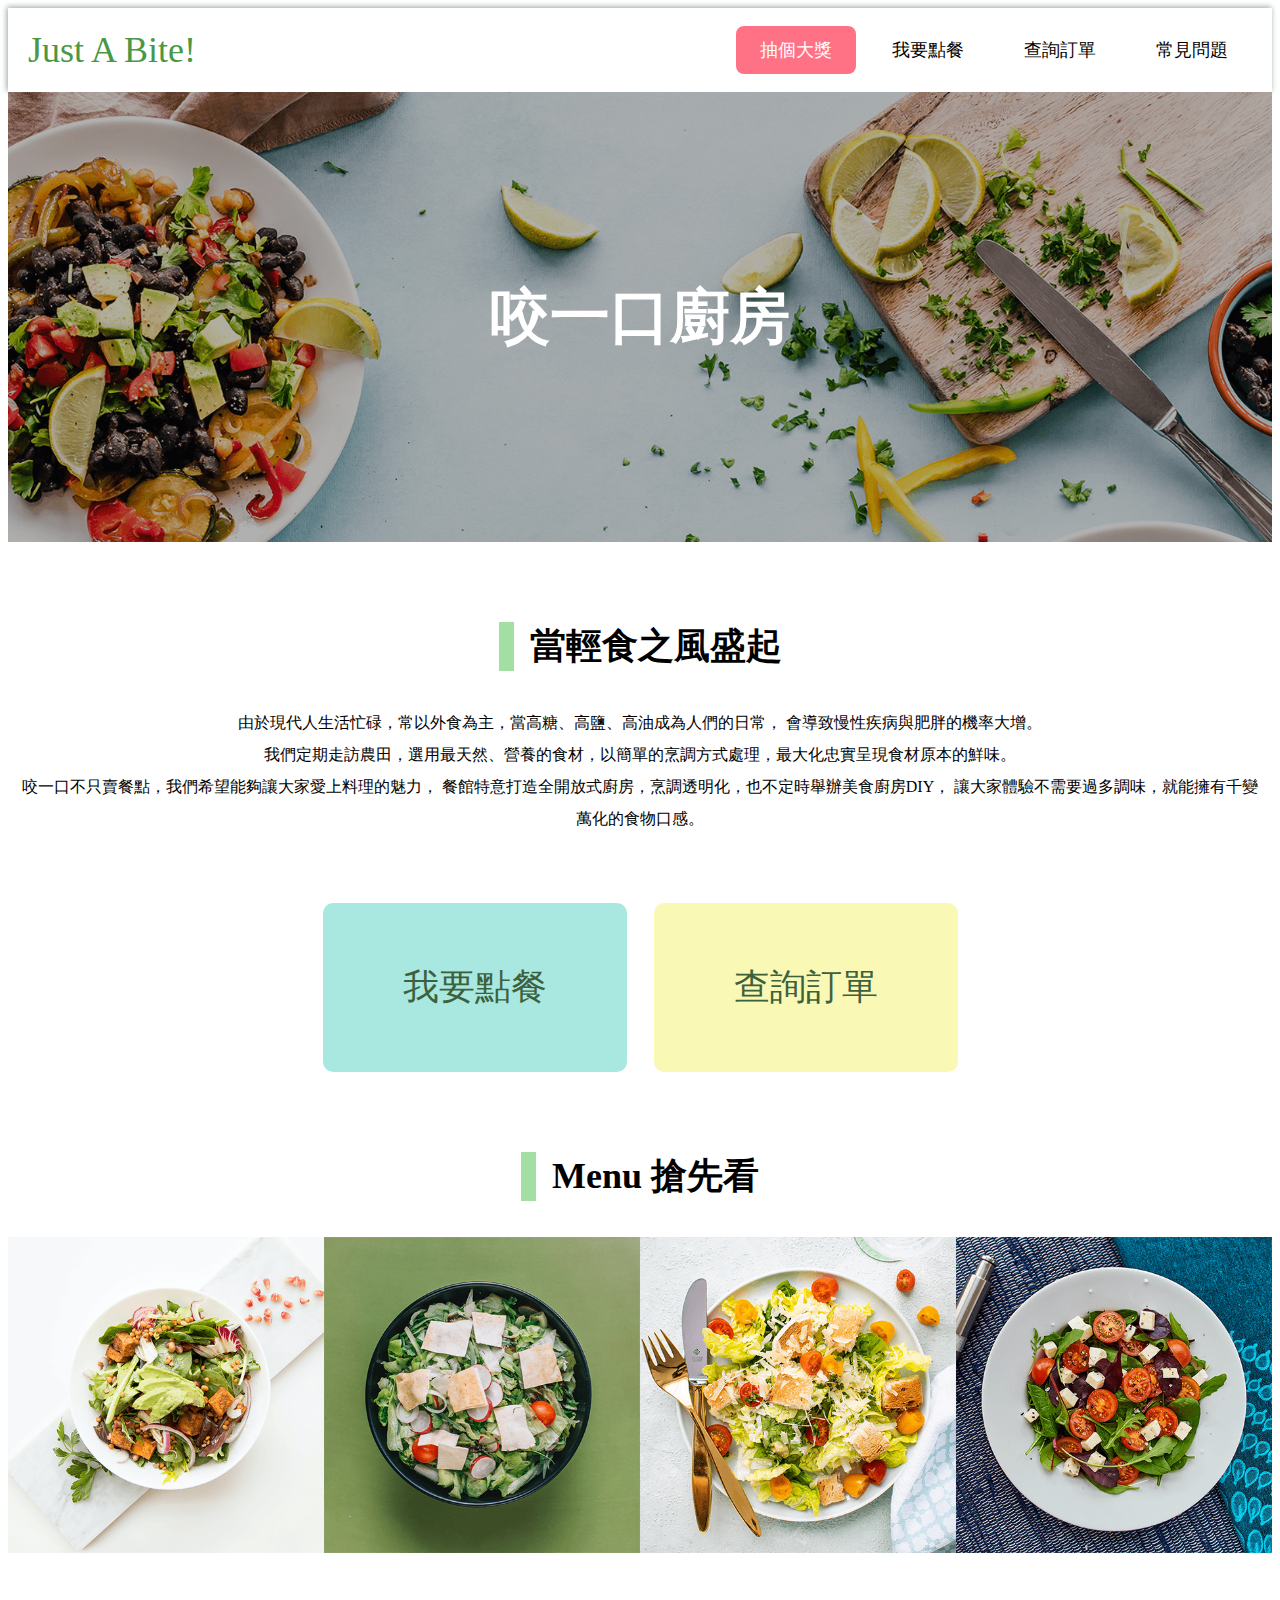
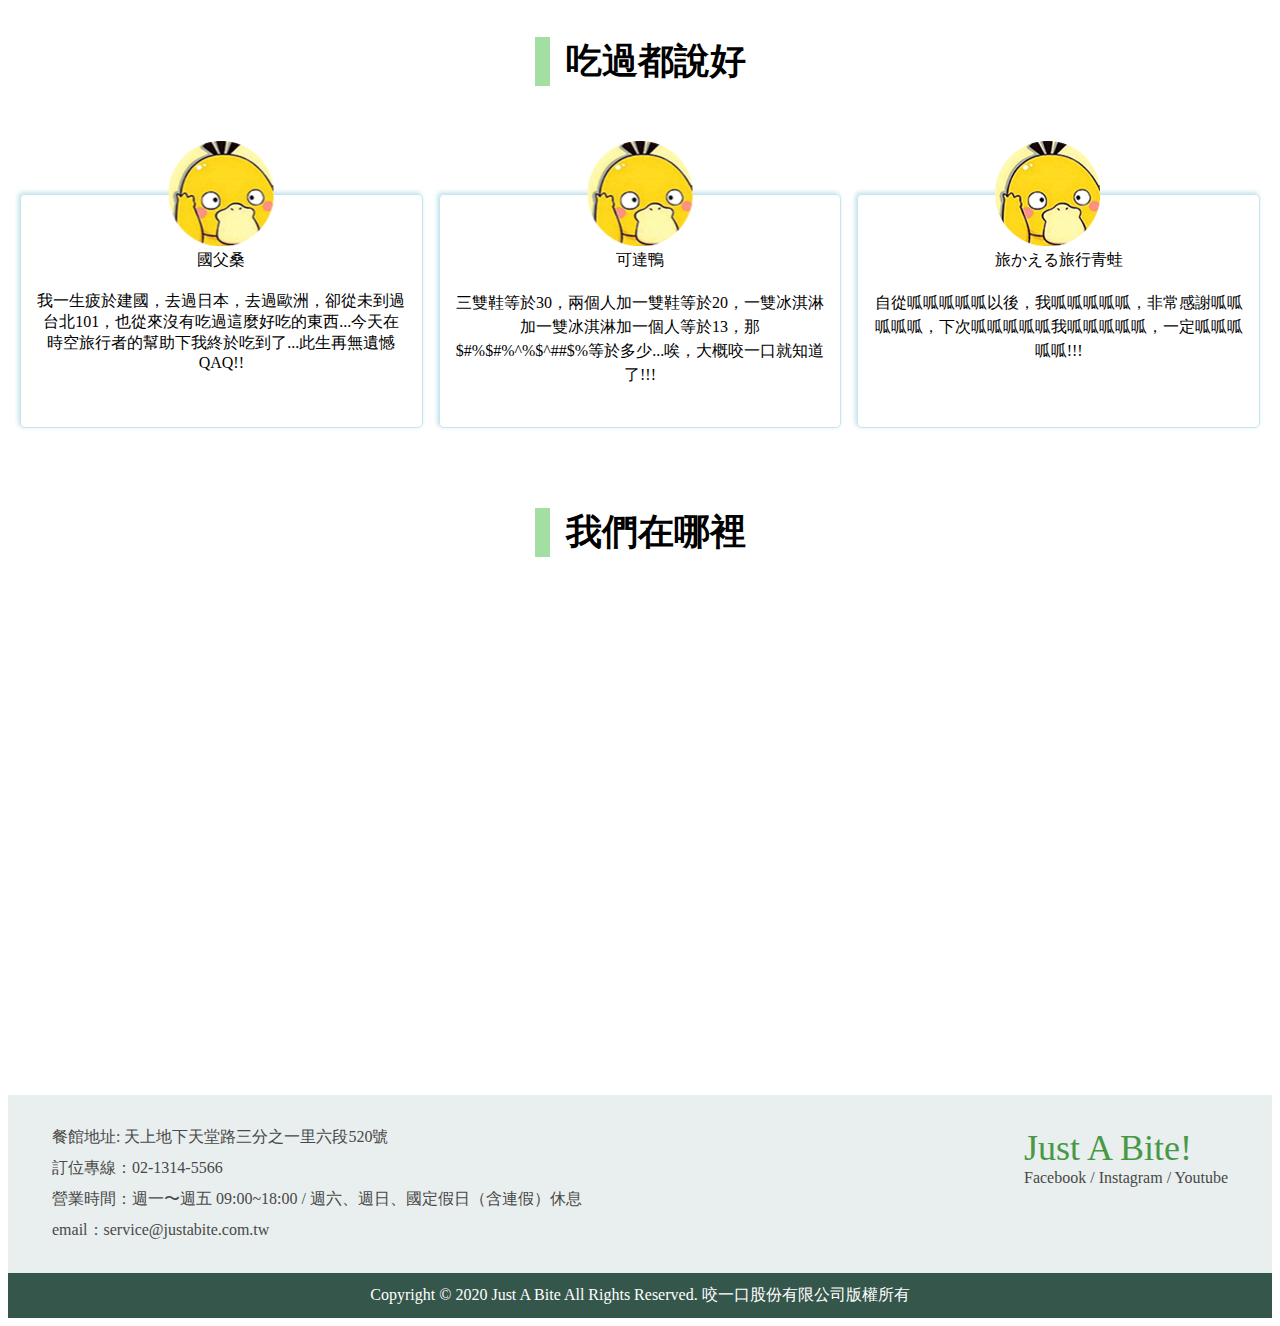
<file: restaurant/index.html>
<!DOCTYPE html>

<html>
<head>
  <meta charset="utf-8">
  <title>餐廳官網</title>
  <meta name="viewport" content="width=device-width, initial-scale=1">
  <link rel="stylesheet" href="https://necolas.github.io/normalize.css/8.0.1/normalize.css" />
  <link rel="stylesheet" href="./style.css"/>
</head>

<body>
    <nav class="navbar">
        <div class="wrapper">
            <div class="navbar__site-name">
                Just A Bite!
            </div>
            <!-- active代表被選中 -->
            <ul class="navbar__list">
                <li class="active"><a href="#">抽個大獎</a></li>
                <li><a href="#">我要點餐</a></li>
                <li><a href="#">查詢訂單</a></li>
                <li><a href="#">常見問題</a></li>
            </ul>
        </div>
    </nav>
    <section class="banner">
        <h1>咬一口廚房</h1>
    </section>

    <div class="wrapper">
        <section class="section">
            <h2 class="section__title">
                當輕食之風盛起
            </h2>
            <p class="section__desc">
                由於現代人生活忙碌，常以外食為主，當高糖、高鹽、高油成為人們的日常，
                會導致慢性疾病與肥胖的機率大增。
                </br>
                我們定期走訪農田，選用最天然、營養的食材，以簡單的烹調方式處理，最大化忠實呈現食材原本的鮮味。
                </br>
                咬一口不只賣餐點，我們希望能夠讓大家愛上料理的魅力，
                餐館特意打造全開放式廚房，烹調透明化，也不定時舉辦美食廚房DIY，
                讓大家體驗不需要過多調味，就能擁有千變萬化的食物口感。
            </p>
            <div class="bottons">
                <div class="botton btn-order">
                    我要點餐
                </div>
                <div class="botton btn-query">
                    查詢訂單
                </div>
            </div>
        </section>     
    </div>
      <section class="section">
          <h2 class="section__title">
              Menu 搶先看
          </h2>
          <div class="section__images">
            <div><img src="./nohandle_images/images/f-001.png"/></div>
            <div><img src="./nohandle_images/images/f-002.png"/></div>
            <div><img src="./nohandle_images/images/f-003.png"/></div>
            <div><img src="./nohandle_images/images/f-004.png"/></div>
          </div>
      </section>

      <div class="wrapper">
        <section class="section">
          <h2 class="section__title">
            吃過都說好
          </h2>
          <!-- 下面整塊 -->
          <div class="section__comments">
            <!-- 分三塊 -->
            <div class="comment">
              <div class="comment__author">
                <div class="comment__avatar"><img src="./nohandle_images/images/p-2.png"/></div>
                <p>國父桑</p>
              </div>
              <div class="comment__content">
                我一生疲於建國，去過日本，去過歐洲，卻從未到過台北101，也從來沒有吃過這麼好吃的東西...今天在時空旅行者的幫助下我終於吃到了...此生再無遺憾 QAQ!!
              </div>
            </div>
            <div class="comment">
              <div class="comment__author">
                <div class="comment__avatar"><img src="./nohandle_images/images/p-2.png"/></div>
                <p>可達鴨</p>
              </div>
              <div class="comment__content">
                三雙鞋等於30，兩個人加一雙鞋等於20，一雙冰淇淋加一雙冰淇淋加一個人等於13，那$#%$#%^%$^##$%等於多少...唉，大概咬一口就知道了!!!
              </div>
            </div>
            <div class="comment">
              <div class="comment__author">
                <div class="comment__avatar"><img src="./nohandle_images/images/p-2.png"/></div>
                <p>旅かえる旅行青蛙
                </p>
              </div>
              <div class="comment__content">
                自從呱呱呱呱呱以後，我呱呱呱呱呱，非常感謝呱呱呱呱呱，下次呱呱呱呱呱我呱呱呱呱呱，一定呱呱呱呱呱!!!
              </div>
            </div>                      
          </div>
        </section>
      </div>

      <div class="wrapper">
        <section class="section">
          <h2 class="section__title">
            我們在哪裡
          </h2>
          <iframe src="https://www.google.com/maps/embed?pb=!1m18!1m12!1m3!1d3615.002890183713!2d121.56235021495837!3d25.033975983972326!2m3!1f0!2f0!3f0!3m2!1i1024!2i768!4f13.1!3m3!1m2!1s0x3442abb6da9c9e1f%3A0x1206bcf082fd10a6!2zMTEw5Y-w5YyX5biC5L-h576p5Y2A5L-h576p6Lev5LqU5q61N-iZnw!5e0!3m2!1szh-TW!2stw!4v1616418100607!5m2!1szh-TW!2stw" width="100%" height="450" style="border:0;" allowfullscreen="" loading="lazy"></iframe>
        </section>
      </div>
      <footer>
        <div class="footer__top">
          <div class="wrapper">
            <div class="footer__info">
              <div>餐館地址: 天上地下天堂路三分之一里六段520號</div>
              <div>訂位專線：02-1314-5566</div>
              <div>營業時間：週一〜週五 09:00~18:00 / 週六、週日、國定假日（含連假）休息</div>
              <div>email：service@justabite.com.tw</div>
            </div>
            <div>
              <div class="footer__site">Just A Bite!</div>
              <div>Facebook / Instagram / Youtube</div>
            </div>
          </div>
        </div>
        <div class="footer__bottom">Copyright © 2020 Just A Bite All Rights Reserved. 咬一口股份有限公司版權所有</div>
      </footer>
</body>
</html>
</file>
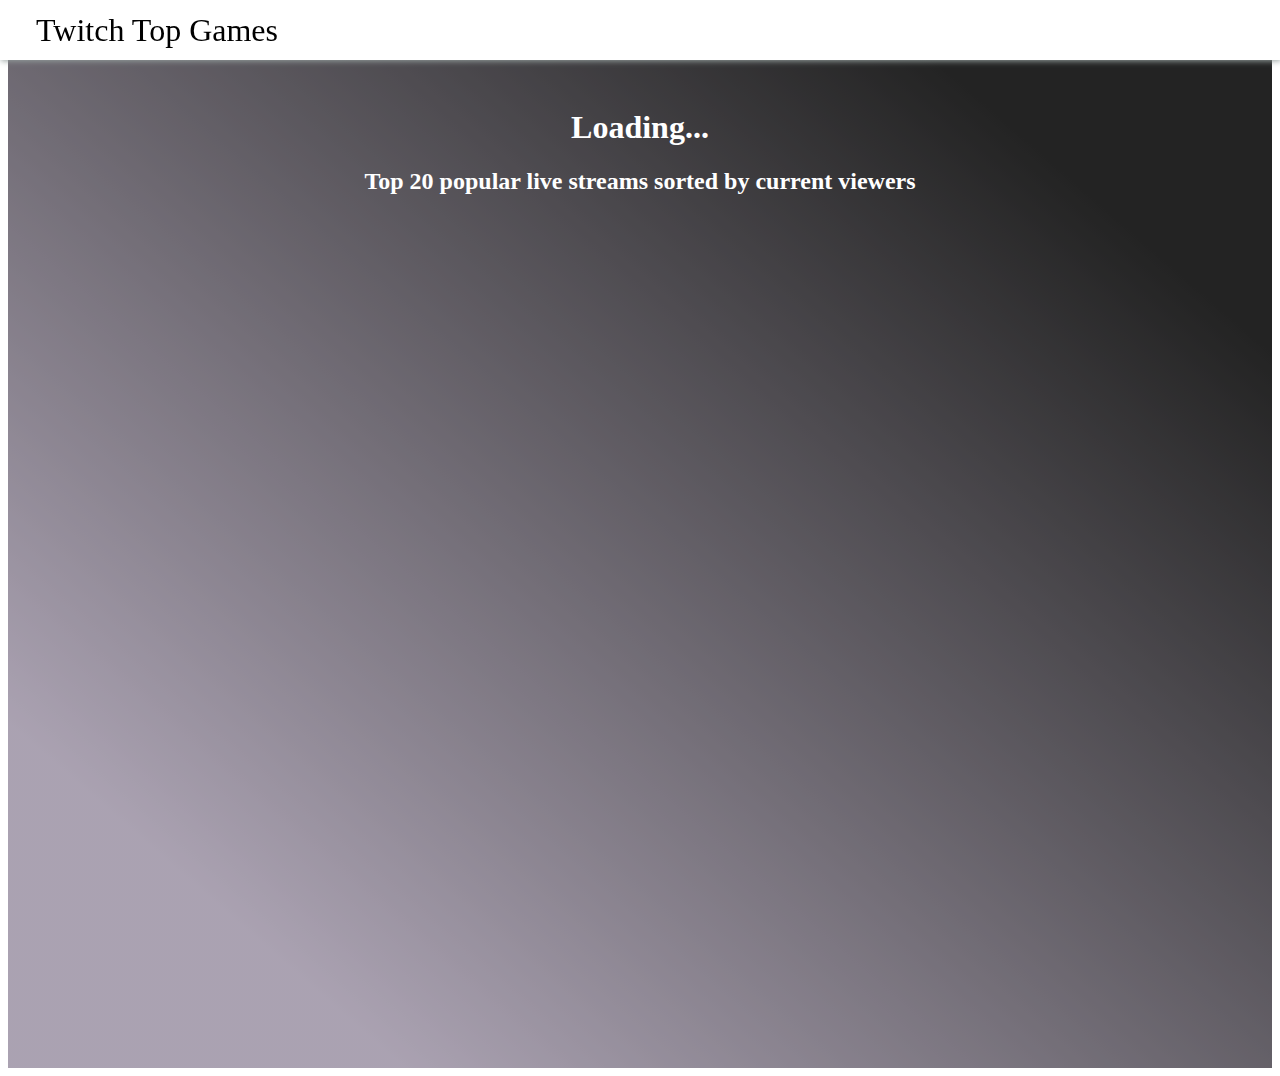
<file: twitchgame/index.html>
<!DOCTYPE html>

<html>
<head>
  <meta charset="utf-8">
  <meta name="viewport" content="width=device-width, initial-scale=1">
  <title>Twitch Live Games</title>
  <meta name="description" content="Week8 作業">
  <link rel="stylesheet" href="https://necolas.github.io/normalize.css/8.0.1/normalize.css">
  <link rel="stylesheet" href="./style.css">
</head>

<body>
  <header class="navbar">
    <div class="navbar__site">Twitch Top Games</div>
    <ul class="navbar__nav">
      <!--title-->
    </ul>
  </header>
  <div class="bg">
    <div class="wrapper">
      <h1>Loading...</h1>
      <h2>Top 20 popular live streams sorted by current viewers</h2>
    <section class="streams">  
        <!-- 遊戲列表 -->
        <!-- 第一塊 -->      
    </section>
    </div>
  </div>
  <script src="twitch.js"></script>
</body>
</html>
</file>
<file: restaurant/style.css>
.navbar {
	box-shadow: -1.4px -1.4px 6px 0 #97a2a0;
}

.navbar .wrapper {
	display: flex;
	justify-content: space-between;
	align-items:center;
	height: 84px;
	background:white;
	padding: 0px 20px; 
}

/* title左邊名稱選單 */
.navbar__site-name {
	color: #489846;
	font-size: 36px;
}

/* title右邊選單 */
.navbar__list {
		list-style: none;
		margin: 0;
		padding: 0;
		display: flex;
		font-size: 18px;
}
/* title右邊選單 的每一個li */
.navbar__list  li {
		margin-left: 12px;
		border-radius: 8px;  
		transition: background 0.1s;
}

.navbar__list  li.active,.navbar__list  li:hover {
		background: #ff7286;
}


.navbar__list  li.active a,.navbar__list  li:hover a {
		color:white;
}

.navbar__list  li a {  
	 display:block;    
	 text-decoration: none;       
	 color:black;
	 padding: 12px 24px;
			 
}

.wrapper {
	max-width: 1280px;
	margin:0 auto; /* 置中 */
	padding: 0px 12px;
}

.banner {
	position: relative;
	height: 450px;
	background: url(./nohandle_images/images/banner.png) center/cover no-repeat;
		
}

.banner::after {
	content: '';
	position: absolute;
	background:rgba(0, 0, 0, 0.3);
	top: 0;
	left: 0;
	right: 0;
	bottom: 0;
}

.banner h1 {
	display: inline-block;
	position: relative;
	margin: 0;
	color: white;
	z-index: 2;
	top: 50%;
	left: 50%;
	transform: translate(-50%, -50%);
	font-size: 60px;
	font-weight: bold;
}

h2 {
	margin: 0;
}

.section {
		text-align: center;
		margin-top: 80px;
}

.section__title {
	display: inline-block;
	font-size: 36px;
	border-left: solid 15px #a3dea2;
	padding-left: 16px;
	margin-bottom: 36px;
}

.section__desc {
	font-size: 16px;
	line-height: 2em;
	margin: 0px 0px 68px 0px;
}

.botton {
	padding: 60px 80px;
	font-size: 36px;
	color: #3e613d; /*字體顏色*/
	display: inline-block;
	border-radius: 10px;
	cursor: pointer;
	transition: transform 0.1s;
}

.button:hover {
	transform: scale(1.1);
}

.btn-order {
	background:#a8e8e1 ;
}

.btn-query {
	margin-left: 23px;
	background:#f9f9b5 ;       
}

.section__images {
	display: flex;
}

.section__images div {
	width: 25%
}

.section__images img {
	width: 100%
}

footer {
	margin-top: 48px;
}

.footer__bottom {
	background: #35564b;
	padding: 12px;
	text-align: center;
	color: white;
	font-size: 16px;
}

.footer__top {
	background:#e8efee;
	padding: 32px;
	color: #484848;
}

.footer__top .wrapper {
	display: flex;
	justify-content: space-between;
}

.footer__info {
	margin-right: 16px;
}

.footer__info div + div {
	margin-top: 10px;
}

.footer__site {
	font-size: 36px;
	color: #489846;
}

.section__comments {
	display: flex;
	margin-top: 72px;
	
}

.comment {   
	border: solid 1px #c7e5ec;
	border-radius: 5px;
	box-shadow: -1.4px -1.4px 4px 0 #c7e5ec;    
	height: 200px;
	padding: 16px;
	position: relative;
	font-size: 16px;
	width: 30%;
	color: #000000; 
	text-align: center;
}

.comment +  .comment {
	margin-left: 16px;
	line-height: 1.5em;       
}     

.comment__avatar {
	width: 105px;
	height: 105px;
}

.comment__avatar img { 
	width: 100%;
	height: 100%;
}

.comment__author {
	display: inline-block;
	position: absolute;
	top: 18px;
	left: 50%;
	transform: translate(-50%, -50%);
}

.comment__author p{
	margin-top: 5px;
	line-height: 18px;
}

.comment__content {
	position: relative;
	top: 40%;
}

/* 手機板768大小 */
@media(max-width: 768px){
	.navbar .wrapper {
			height: 108px;
			flex-direction: column;
			justify-content:space-between;
			padding: 0px;
	}

	.navbar__site-name{
			margin-top: 10px;
	}

	.navbar__list{
			display: flex;
			width: 100%;
	}
	
	.navbar__list  li{
			flex: 1;
			margin-left: 0;
			border-radius: 0;
			text-align: center;
	}
	.btn-query {
			margin-left: 0px;
			margin-top: 16px;
	}

	.section__images{
			flex-direction: column;
	}

	.section__images div{
			width:100%;
	}

	.footer__top .wrapper {
	flex-direction: column-reverse;
}

	.footer__info {
		margin-right: 0;
		margin-top: 16px;
	}

	.section__comments {
	flex-direction: column;
}

	.comment + .comment {
		margin-left: 0;
		margin-top: 82px;
	}

}
</file>
<file: twitchgame/style.css>
.navbar {
	position: fixed;
	height: 60px;
	background: white;
	box-shadow: 1.4px 1.4px 6px 0 #97a2a0;
	left: 0;
	right: 0;
	top: 0;
	display: flex;
	justify-content: space-between;
	padding: 0px 36px;
	align-items: center;
	z-index: 2;
}

.navbar__site {
	font-size: 32px;
} 

.navbar__nav {
	display: flex;
	list-style: none;
	margin: 0;
	padding: 0;
	flex: 1;
	justify-content: flex-end;
	align-items: stretch;
	height: 100%;
}

.navbar__nav li {
	cursor: pointer;
	padding: 10px;
	display: flex;
	align-items: center;
	margin-left: 16px;
	transition: all 0.2s;
}

.navbar__nav li:hover {
	background: rgba(0, 0, 0, 0.7);
	color: white;
}

.wrapper {
	max-width: 1440px;
	margin: 0px auto 0px auto;
	padding: 80px 0px;
	text-align: center;
	color: white;
	position: relative;
	min-height: 100vh;
}

.streams {
	display: inline-flex;
	flex-wrap: wrap;
	justify-content: center;
	
}

.stream {
	width: 360px;
	background: #333;
	color: white;
	text-align: left;
	cursor: pointer;
	transition: all 0.2s;
	opacity: 0.9;
	margin-left: 16px;
	margin-top: 16px;
}

.stream > img {
	width: 100%;
}

.stream__data {
	display: flex;
	align-items: center;
	padding: 6px;
}

.stream__avatar {
	width: 64px;
	height: 64px;
	border-radius: 50%;
	overflow: hidden;
	margin-right: 12px;
	min-width: 64px;
}

.stream__avatar > img {
	width: 100%;
	height: 100%;
}

.stream__intro {
	display: flex;
	flex-direction: column;
	justify-content: space-between;
	overflow: hidden;
}

.stream__title {
	font-size: 20px;
	white-space: nowrap;
	overflow: hidden;
	text-overflow: ellipsis;
	margin-bottom: 10px;
}

.stream:hover {
	transform: scale(1.07);
	filter: brightness(1.2);
	box-shadow: 5px 5px 20px 5px rgba(0, 0, 0, 0.5);
	opacity: 1;
}

.stream-empty {
	width: 360px;
	margin-left: 16px;
}

.bg {
	background: linear-gradient(221deg, rgba(0, 0, 0, 0.8)16%, rgba(201, 140, 253, 0.2)84%);
	position: relative;
}

.bg:before {
	content: '';
	position: absolute;
	top: 0;
	bottom: 0;
	left: 0;
	right: 0;
	background: rgba(0, 0, 0, 0.3);
}
</file>
